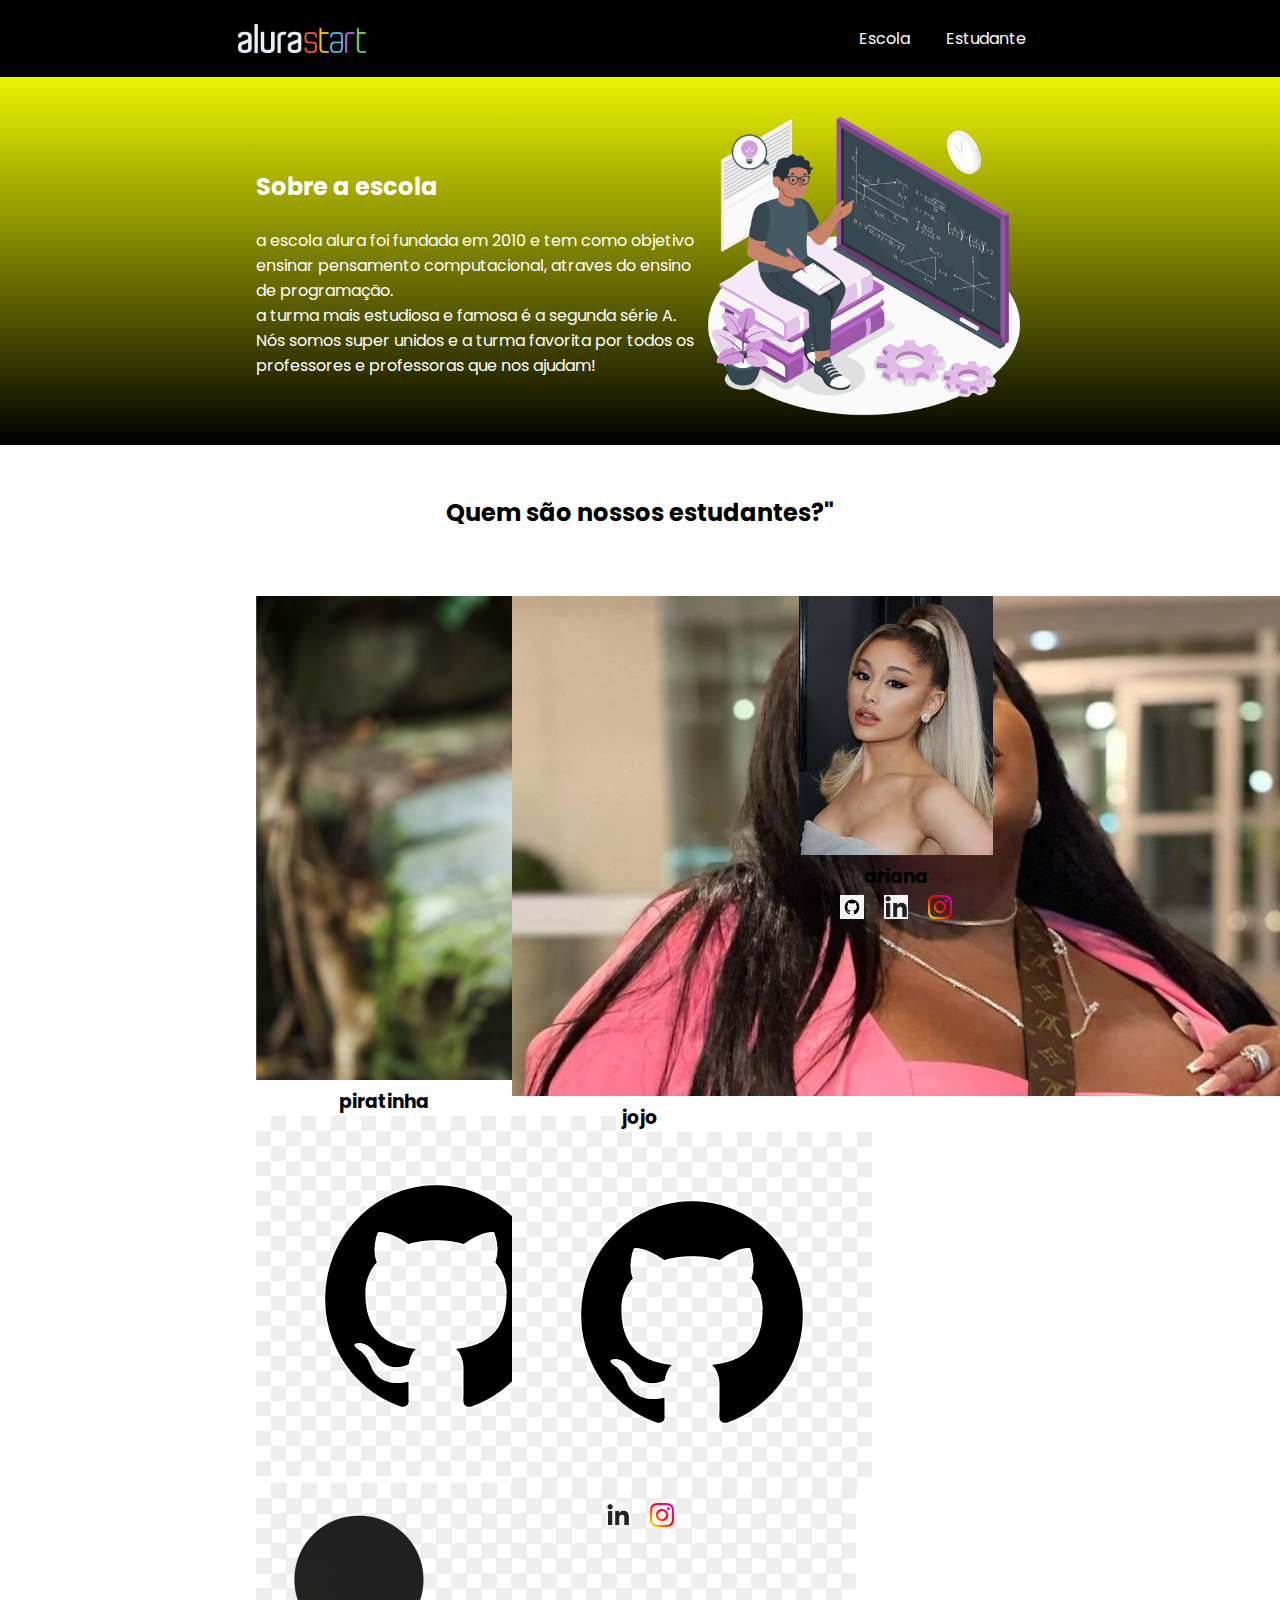
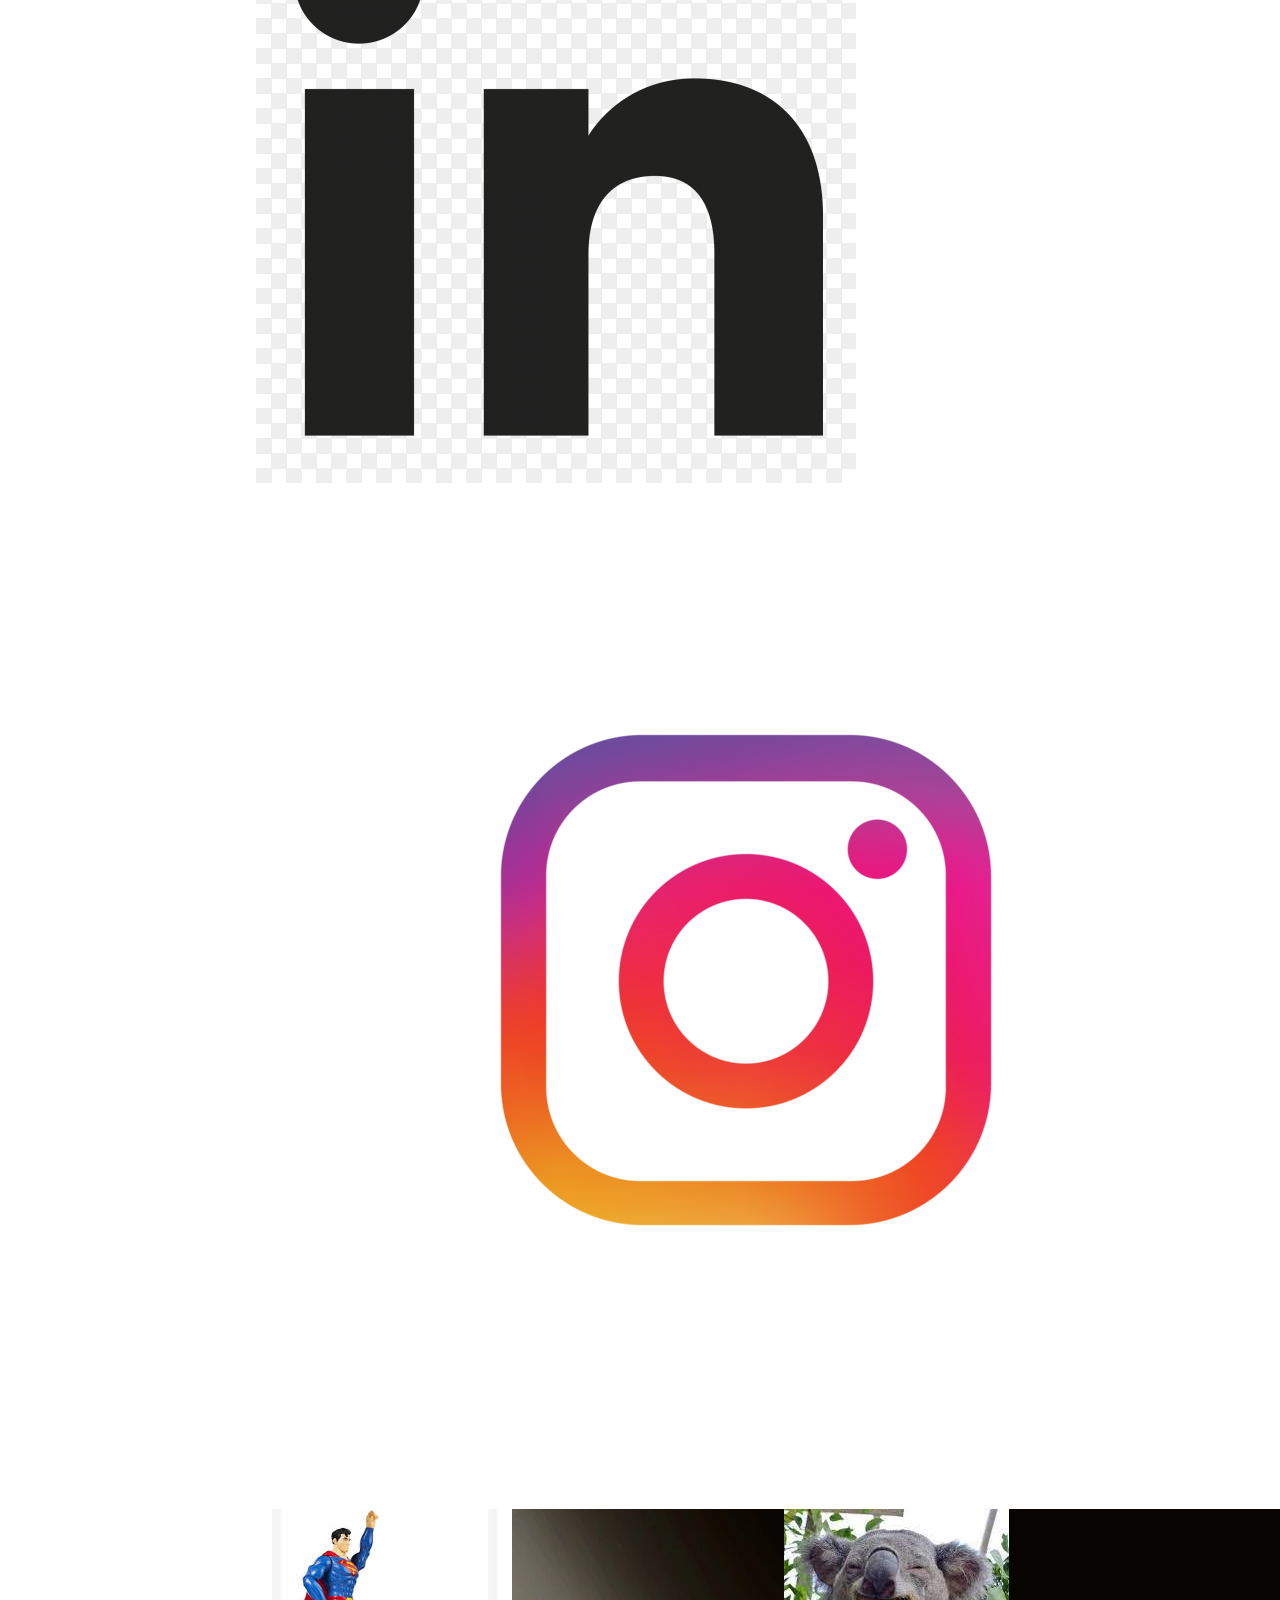
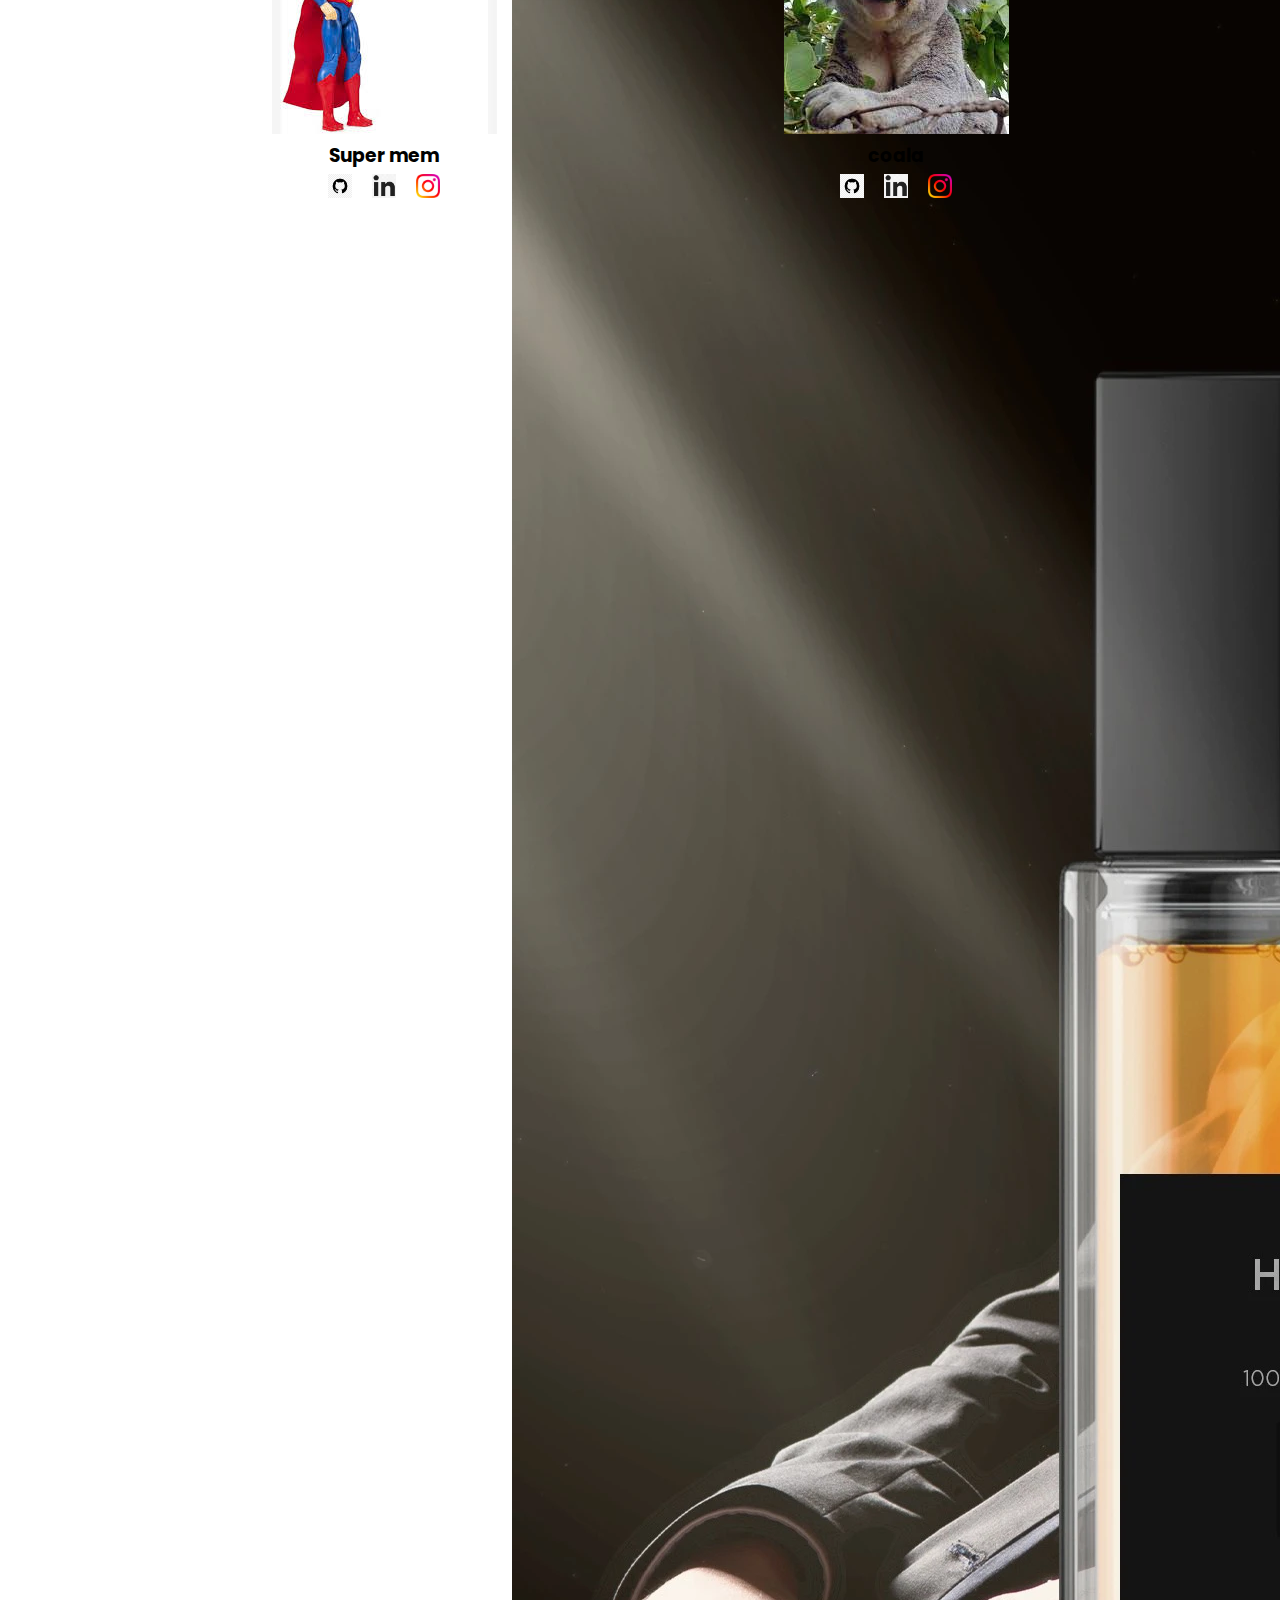
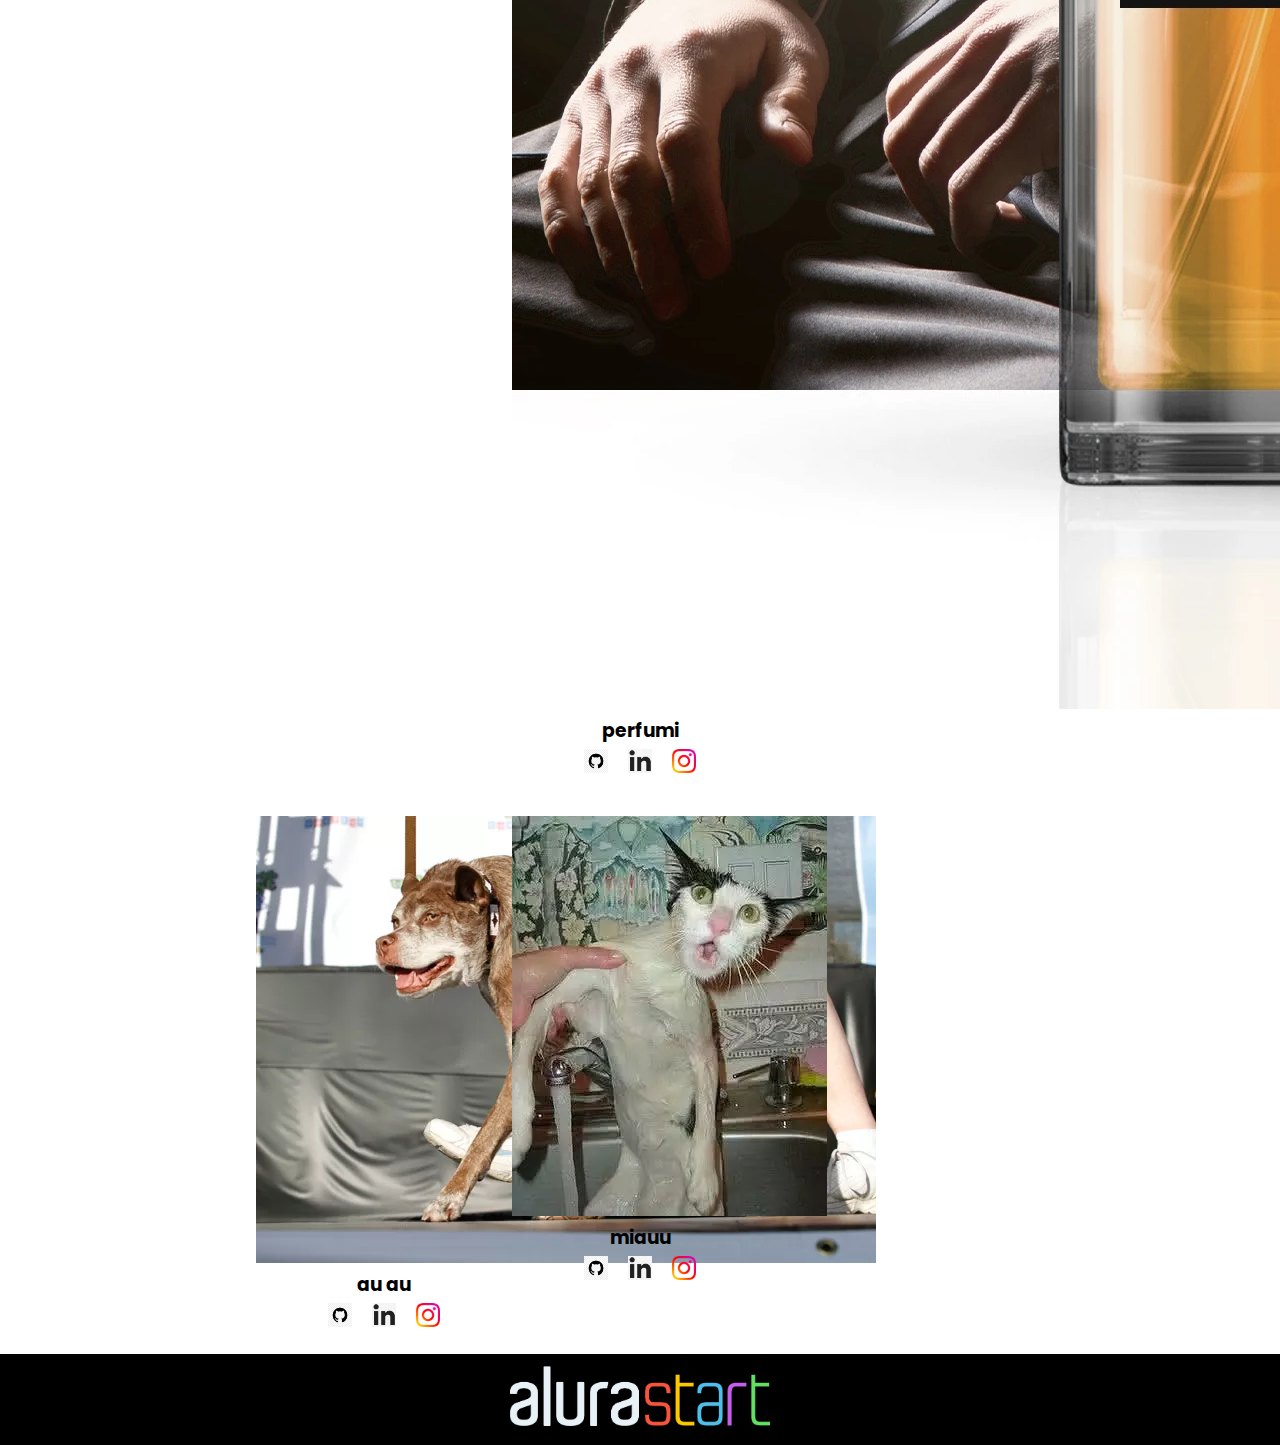
<file: kelly/site-criativo-alura/index.html>
<!DOCTYPE html>
<html lang =  "en">
<head>
      <meta charset="utf-8">
      <meta hattp-equiv="x-ua-compatible" content="Ie=edge">
      <meta name="viewport" content="width=device-width, initial-scale=1.0">
      <title>document</title>
      <link rel="stylesheet" href="style.css">
      <link rel="preconnect" href="https://fonts.googleapis.com">
<link rel="preconnect" href="https://fonts.gstatic.com" crossorigin>
<link href="https://fonts.googleapis.com/css2?family=Poppins&display=swap" rel="stylesheet">
</head>
<body>
    <header class="cabecalho">
      <img class="cabecalho-imagem" src="alurastart logo.png" alt="logo da alura start">
       <ul class="cabecalho-lista">
          <li class="cabecalho-lista-item"> Escola </li>
          <li class="cabecalho-lista-item"> Estudante </li>
       </ul>
    </header>
    <section class="escola">
      <div class="escola-div-conteudo">
      <h2 class="escola-titulo">Sobre a escola</h2>
      <p class="escola-texto-um">a escola alura foi fundada em 2010 e tem como objetivo ensinar pensamento computacional, atraves do ensino de programação. </p>
      <p class="escola-texto-dois"> a turma mais estudiosa e famosa é a segunda série A. Nós somos super unidos e a turma favorita por todos os professores e professoras que nos ajudam!</p>
    </div>
    <img class="escola-imagem" src="Formula-amico.png" alt="professora no quadro">
     </section>
     <section class="estudante">
       <h2 class="estudante-titulo"> Quem são nossos estudantes?"</h2>
       <div class="estudante-todos">
        <span></span>
       <div class="estudante-div">
         <img class="estudante-imagem" src="piratinha.png" alt="foto do marcelo">
         <h3 class="estudante-nome" >piratinha</h3>
         <a href="https://github.com/marcelopalutto"><img class="Estudante-icone" src="github.png" alt="icone github"></a>
         <a href="https://linkedin.com/marcelopalutto"><img class="Estudante-icone" src="linkedin.png" alt="icone linkedin"></a>
         <a href="https://instagram.com/marcelopalutto"><img class="Estudante-icone" src="instagram.webp" alt="icone instagram"></a>
    </div>
    <div class="estudante-div">
      <img class="estudante-imagem" src="jojo.jpg" alt="foto da gabi">
      <h3 class="estudante-nome" >jojo</h3>
      <a href="https://github.com/GabrielaM-L"><img class="Estudante-icone" src="github.png" alt="icone github"></a>
      <a href="https://www.linkedin.com/in/gabriela-marcomini-de-lima/"><img class="estudante-icone" src="linkedin.png" alt="icone linkedin"></a>
      <a href="https://www.instagram.com/gabriela_marcomini/"><img class="estudante-icone" src="instagram.png" alt="icone instagram"></a>
  </div>
  <div class="estudante-div">
    <img class="estudante-imagem" src="ariana.jpeg" alt="foto da lizandra">
    <h3 class="estudante-nome">ariana</h3>
    <a href="https://github.com/LizandraDuarte40"><img class="estudante-icone" src="github.png" alt="icone github"></a>
    <a href="https://www.linkedin.com/in/lizandrarlm-duarte/"><img class="estudante-icone" src="linkedin.png" alt="icone linkedin"></a>
    <a href="https://www.instagram.com/lizandrarlm"><img class="estudante-icone" src="instagram.png" alt="icone instagram"></a>
</div>
<span></span>
<span></span>
<div class="estudante-div">
  <img class="estudante-imagem" src="homeme.jpeg" alt="foto da joice">
  <h3 class="estudante-nome">Super mem</h3>
  <a href="https://github.com/JoiceAlura"><img class="estudante-icone" src="github.png" alt="icone github"></a>
  <a href="https://www.linkedin.com/in/joicebarbaresco/"><img class="estudante-icone" src="linkedin.png" alt="icone linkedin"></a>
  <a href="https://www.instagram.com/joicebarbaresco/"><img class="estudante-icone" src="instagram.png" alt="icone instagram"></a>
</div>
<div class="estudante-div">
  <img class="estudante-imagem" src="perf.webp" alt="foto da maria">
  <h3 class="estudante-nome">perfumi</h3>
  <a href="https://github.com/MagePSR"><img class="estudante-icone" src="github.png" alt="icone github"></a>
  <a href="https://www.linkedin.com/in/mariageovanna"><img class="estudante-icone" src="linkedin.png" alt="icone linkedin"></a>
  <a href="https://www.instagram.com/magpsr/"><img class="estudante-icone" src="instagram.png" alt="icone instagram"></a>
</div>
<div class="estudante-div">
  <img class="estudante-imagem" src="coala.jpeg" alt="foto da olhe">
  <h3 class="estudante-nome">coala</h3>
  <img class="estudante-icone" src="github.png" alt="icone github">
  <a href="https://www.linkedin.com/in/olhe/"><img class="estudante-icone" src="linkedin.png" alt="icone linkedin"></a>
  <a href="https://github.com/olhe12"><img class="estudante-icone" src="instagram.png" alt="icone instagram"></a>
</div>
<span></span>
<span></span>
<div class="estudante-div">
  <img class="estudante-imagem" src="au au.webp" alt="foto da rafa">
  <h3 class="estudante-nome">au au</h3>
  <a href="https://github.com/rafaelamunhoz12"><img class="estudante-icone" src="github.png" alt="icone github"></a>
  <a href="http://linkedin.com/in/rafaela-felix-munhoz-oliveira-02160a10a"><img class="estudante-icone" src="linkedin.png" alt="icone linkedin"></a>
  <a href="https://www.instagram.com/rafafmo/"><img class="estudante-icone" src="instagram.png" alt="icone instagram"></a>
</div>
<div class="estudante-div">
  <img class="estudante-imagem" src="miauu.webp" alt="foto da thais">
  <h3 class="estudante-nome">miauu</h3>
  <a href="https://github.com/Thaispianucci"><img class="estudante-icone" src="github.png" alt="icone github"></a>
  <a href="https://www.linkedin.com/in/thais-pianucci-benedicto-54a9a416/"><img class="estudante-icone" src="linkedin.png" alt="icone linkedin"></a>
  <a href="https://www.instagram.com/thaispianucci/"><img class="estudante-icone" src="instagram.png" alt="icone instagram"></a>
</div>

</div>
</section>
<footer class="rodape">
<img class="rodape-imagem"src="alurastart logo.png" alt="logo da alura start">
</footer>
</body>
</html>
</file>
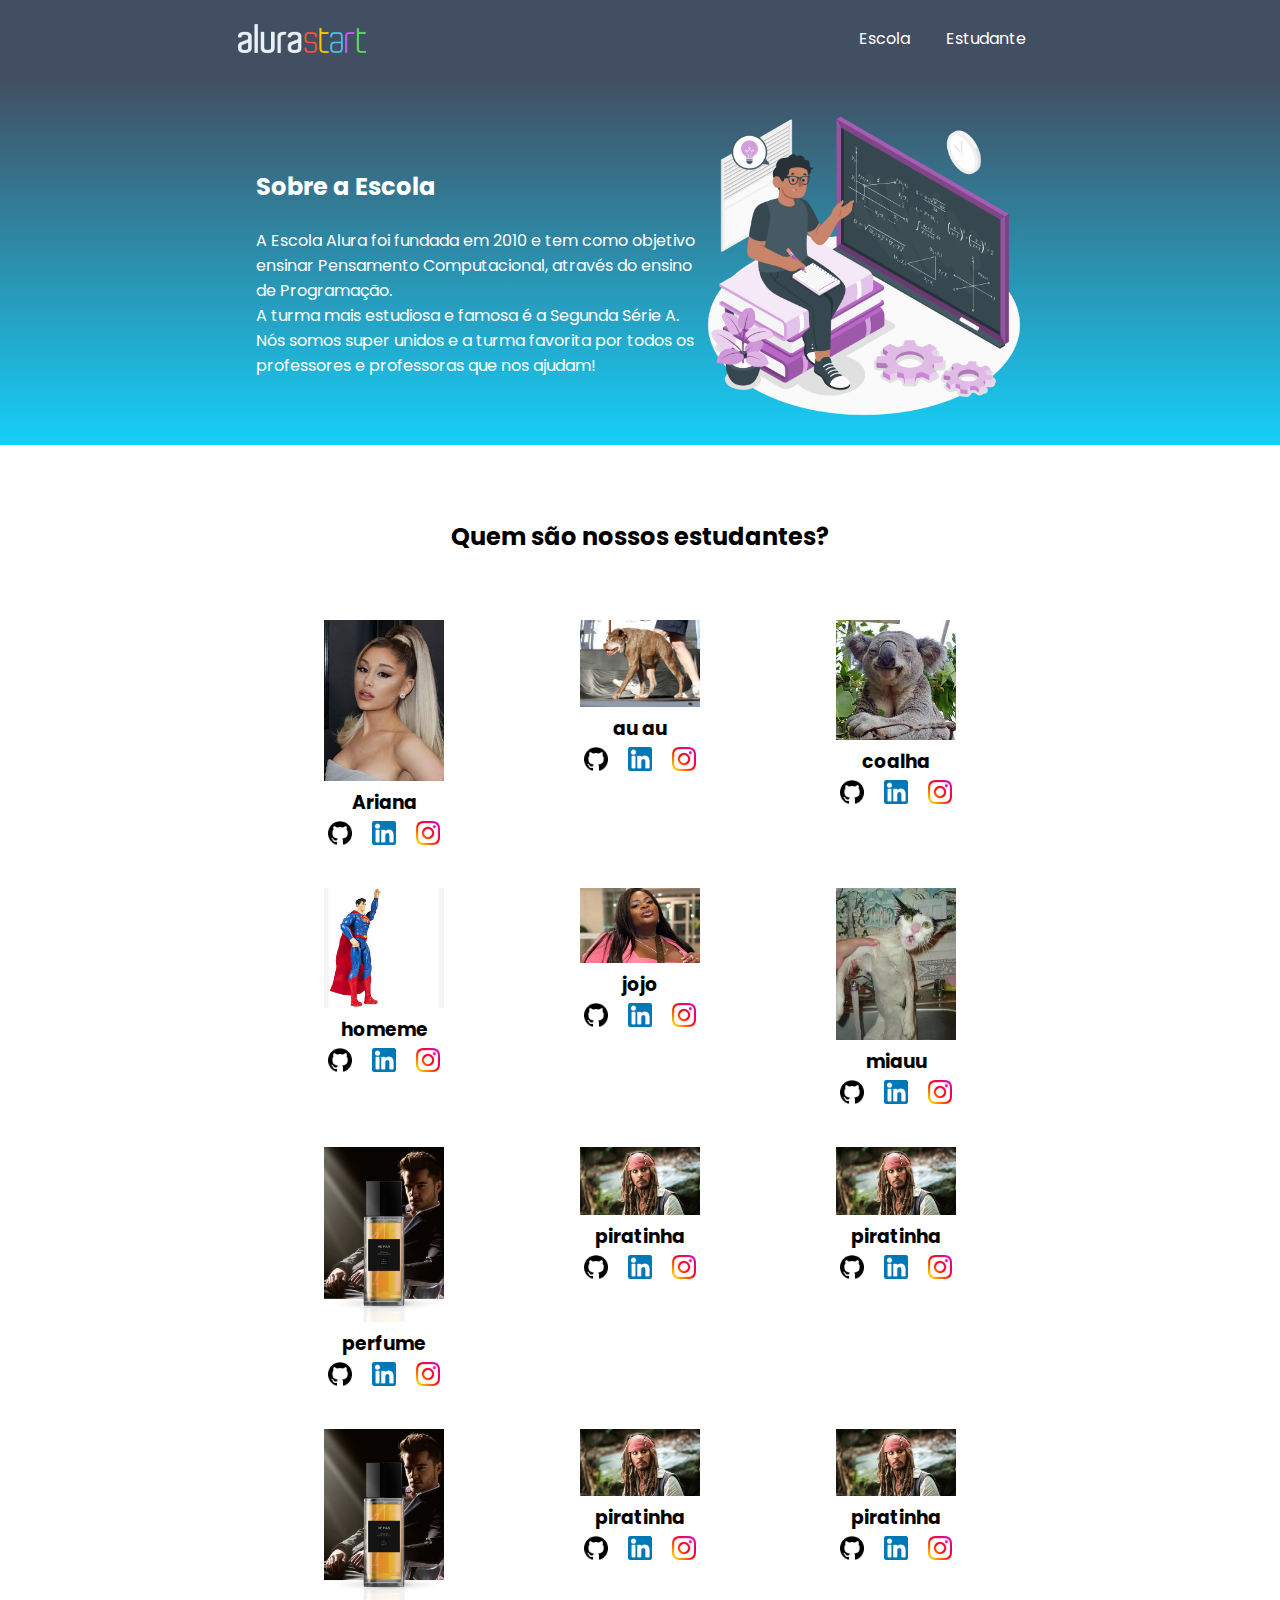
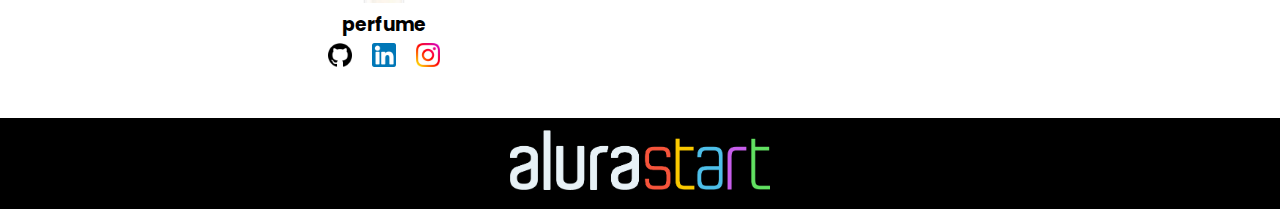
<file: site-criativo-alura-kelly-main/site-criativo-alura/index.html>
<!DOCTYPE html>
<html lang="en">
<head>
    <meta charset="UTF-8">
    <meta http-equiv="X-UA-Compatible" content="IE=edge">
    <meta name="viewport" content="width=device-width, initial-scale=1.0">
    <title>Equipe Alura Start</title>
    <link rel="stylesheet" href="style.css">
    <link rel="preconnect" href="https://fonts.googleapis.com">
    <link rel="preconnect" href="https://fonts.gstatic.com" crossorigin>
    <link href="https://fonts.googleapis.com/css2?family=Poppins&display=swap" rel="stylesheet">
</head>
<body>
    <header class="cabecalho">
        <img class="cabecalho-imagem" src="alurastart logo.png" alt="logo da alura start">
        <ul class="cabecalho-lista">
            <li class="cabecalho-lista-item">Escola</li>
            <li class="cabecalho-lista-item">Estudante</li>
        </ul>
    </header>
    <section class="escola">
        <div class="escola-div-conteudo">
            <h2 class="escola-titulo">Sobre a Escola</h2>
            <p class="escola-texto-um">A Escola Alura foi fundada em 2010 e tem como objetivo ensinar Pensamento Computacional, através do ensino de  Programação.</p>
            <p class="escola-texto-dois">A turma mais estudiosa e famosa é a Segunda Série A. Nós somos super unidos e a turma favorita por todos os professores e professoras que nos ajudam!</p>
        </div>
        <img class="escola-imagem" src="Formula-amico.png" alt="imagem que representa uma professora em sala de aula">
    </section>
    <section class="estudante">
        <h2 class="estudante-titulo">Quem são nossos estudantes?</h2>
        <div class="estudante-todos">
        <span></span>
        <div class="estudante-div">
            <img class="estudante-imagem" src="ariana.jpeg"foto do marcelo">
            <h3 class="estudante-nome">Ariana</h3>
            <a href="https://github.com/marcelopaludetto"><img class="estudante-icone" src="github.png" alt="icone github"></a>
            <a href="https://linkedin.com/marcelopaludetto"><img class="estudante-icone" src="linkedin.png" alt="icone linkedin"></a>
            <a href="https://instagram.com/marcelopaludetto"><img class="estudante-icone" src="instagram.png" alt="icone instagram"></a>
        </div>
        <div class="estudante-div">
            <img class="estudante-imagem" src="au au.webp" alt="foto da gabi">
            <h3 class="estudante-nome">au au</h3>
            <a href="https://github.com/GabrielaM-L"><img class="estudante-icone" src="github.png" alt="icone github"></a>
            <a href="https://www.linkedin.com/in/gabriela-marcomini-de-lima/"><img class="estudante-icone" src="linkedin.png" alt="icone linkedin"></a>
            <a href="https://www.instagram.com/gabriela_marcomini/"><img class="estudante-icone" src="instagram.png" alt="icone instagram"></a>
        </div>
        <div class="estudante-div">
            <img class="estudante-imagem" src="coala.jpeg" alt="foto da lizandra">
            <h3 class="estudante-nome">coalha</h3>
            <a href="https://github.com/LizandraDuarte40"><img class="estudante-icone" src="github.png" alt="icone github"></a>
            <a href="https://www.linkedin.com/in/lizandrarlm-duarte/"><img class="estudante-icone" src="linkedin.png" alt="icone linkedin"></a>
            <a href="https://www.instagram.com/lizandrarlm"><img class="estudante-icone" src="instagram.png" alt="icone instagram"></a>
        </div>
        <span></span>
        <span></span>
        <div class="estudante-div">
            <img class="estudante-imagem" src="homeme.jpeg" alt="foto da joice">
            <h3 class="estudante-nome">homeme</h3>
            <a href="https://github.com/JoiceAlura"><img class="estudante-icone" src="github.png" alt="icone github"></a>
            <a href="https://www.linkedin.com/in/joicebarbaresco/"><img class="estudante-icone" src="linkedin.png" alt="icone linkedin"></a>
            <a href="https://www.instagram.com/joicebarbaresco/"><img class="estudante-icone" src="instagram.png" alt="icone instagram"></a>
        </div>
        <div class="estudante-div">
            <img class="estudante-imagem" src="jojo.jpg" alt="foto da maria">
            <h3 class="estudante-nome">jojo</h3>
            <a href="https://github.com/MagePSR"><img class="estudante-icone" src="github.png" alt="icone github"></a>
            <a href="https://www.linkedin.com/in/mariageovanna"><img class="estudante-icone" src="linkedin.png" alt="icone linkedin"></a>
            <a href="https://www.instagram.com/magpsr/"><img class="estudante-icone" src="instagram.png" alt="icone instagram"></a>
        </div>
        <div class="estudante-div">
            <img class="estudante-imagem" src="miauu.webp" alt="foto da olhe">
            <h3 class="estudante-nome">miauu</h3>
            <img class="estudante-icone" src="github.png" alt="icone github">
            <a href="https://www.linkedin.com/in/olhe/"><img class="estudante-icone" src="linkedin.png" alt="icone linkedin"></a>
            <a href="https://github.com/olhe12"><img class="estudante-icone" src="instagram.png" alt="icone instagram"></a>
        </div>
        <span></span>
        <span></span>
        <div class="estudante-div">
            <img class="estudante-imagem" src="perf.webp" alt="foto da rafa">
            <h3 class="estudante-nome">perfume</h3>
            <a href="https://github.com/rafaelamunhoz12"><img class="estudante-icone" src="github.png" alt="icone github"></a>
            <a href="http://linkedin.com/in/rafaela-felix-munhoz-oliveira-02160a10a"><img class="estudante-icone" src="linkedin.png" alt="icone linkedin"></a>
            <a href="https://www.instagram.com/rafafmo/"><img class="estudante-icone" src="instagram.png" alt="icone instagram"></a>
        </div>
        <div class="estudante-div">
            <img class="estudante-imagem" src="piratinha.png" alt="foto da thais">
            <h3 class="estudante-nome">piratinha</h3>
            <a href="https://github.com/Thaispianucci"><img class="estudante-icone" src="github.png" alt="icone github"></a>
            <a href="https://www.linkedin.com/in/thais-pianucci-benedicto-54a9a416/"><img class="estudante-icone" src="linkedin.png" alt="icone linkedin"></a>
            <a href="https://www.instagram.com/thaispianucci/"><img class="estudante-icone" src="instagram.png" alt="icone instagram"></a>
        </div>
        <div class="estudante-div">
          <img class="estudante-imagem" src="piratinha.png" alt="foto da thais">
          <h3 class="estudante-nome">piratinha</h3>
          <a href="https://github.com/Thaispianucci"><img class="estudante-icone" src="github.png" alt="icone github"></a>
          <a href="https://www.linkedin.com/in/thais-pianucci-benedicto-54a9a416/"><img class="estudante-icone" src="linkedin.png" alt="icone linkedin"></a>
          <a href="https://www.instagram.com/thaispianucci/"><img class="estudante-icone" src="instagram.png" alt="icone instagram"></a>
      </div>
      <span></span>
      <span></span>
      <div class="estudante-div">
        <img class="estudante-imagem" src="perf.webp" alt="foto da rafa">
        <h3 class="estudante-nome">perfume</h3>
        <a href="https://github.com/rafaelamunhoz12"><img class="estudante-icone" src="github.png" alt="icone github"></a>
        <a href="http://linkedin.com/in/rafaela-felix-munhoz-oliveira-02160a10a"><img class="estudante-icone" src="linkedin.png" alt="icone linkedin"></a>
        <a href="https://www.instagram.com/rafafmo/"><img class="estudante-icone" src="instagram.png" alt="icone instagram"></a>
    </div>
    <div class="estudante-div">
        <img class="estudante-imagem" src="piratinha.png" alt="foto da thais">
        <h3 class="estudante-nome">piratinha</h3>
        <a href="https://github.com/Thaispianucci"><img class="estudante-icone" src="github.png" alt="icone github"></a>
        <a href="https://www.linkedin.com/in/thais-pianucci-benedicto-54a9a416/"><img class="estudante-icone" src="linkedin.png" alt="icone linkedin"></a>
        <a href="https://www.instagram.com/thaispianucci/"><img class="estudante-icone" src="instagram.png" alt="icone instagram"></a>
    </div>
    <div class="estudante-div">
      <img class="estudante-imagem" src="piratinha.png" alt="foto da thais">
      <h3 class="estudante-nome">piratinha</h3>
      <a href="https://github.com/Thaispianucci"><img class="estudante-icone" src="github.png" alt="icone github"></a>
      <a href="https://www.linkedin.com/in/thais-pianucci-benedicto-54a9a416/"><img class="estudante-icone" src="linkedin.png" alt="icone linkedin"></a>
      <a href="https://www.instagram.com/thaispianucci/"><img class="estudante-icone" src="instagram.png" alt="icone instagram"></a>
  </div>

    </div>
    </section>
    <footer class="rodape">
        <img class="rodape-imagem"src="alurastart logo.png" alt="logo da alura start">
    </footer>
</body>
</html>
</file>
<file: kelly/site-criativo-alura/style.css>
*{
    margin: 0;
    padding: 0;
}

body{
   font-family: 'poppins', sans-serif;
}

 .cabecalho {
    background-color: #000000;
    color:white;
    display:flex;
    justify-content:space-around;
    align-items: center;
    padding:24px 0;
 }
 .cabecalho-imagem {
 width: 10%;
 
}
 .cabecalho-lista-item {
    display:inline-block;
    margin: 0 16px;
    font-size: 16px;
 }
   
 .escola-imagem{
    width: 25%;
 }
 .escola{
    background-image: linear-gradient(#EBF400,#000000);
    color: white;
    display: flex;
    justify-content: center;
    align-items: center;
    padding: 24px 0;
 }
 .escola-div-conteudo{
    width: 35%;
 }
 .escola-titulo {
    padding: 24px 0;
 }
 .estudante-icone {
   width: 24px;
   padding: 4px 8px;
 }
 .estudante-div {
   text-align: center;
   padding: 16px 0;
 }
 .estudante-titulo {
   text-align: center;
   padding: 50px 0;
 }
 .estudante-todos {
   display: grid;
   grid-template-columns: 20% 20% 20% 20% 20%;
 }
 .rodape {
   background-color: black;
   text-align: center;
 }
 .rodape-imagem{
   height: 60px;
   padding: 12px 0;
 }
</file>
<file: site-criativo-alura-kelly-main/site-criativo-alura/style.css>
*{
   margin: 0;
   padding: 0;
}
body {
   font-family: 'Poppins', sans-serif;
}
.cabecalho {
   background-color: #424E61;
   color: white;
   display: flex;
   justify-content: space-around;
   align-items: center;
   padding: 24px 0;
}

.cabecalho-imagem{
   width: 10%;
}

.cabecalho-lista-item{
   display: inline-block;
   margin: 0 16px;
   font-size: 16px;
}

.escola-imagem{
   width: 25%;
}

.escola{
   background-image: linear-gradient(#424E61,#16CFF8);
   color:white;
   display: flex;
   justify-content: center;
   align-items: center;
   padding: 24px 0;
}

.escola-div-conteudo{
   width: 35%;
}


.escola-titulo{
   padding: 24px 0;
}

.estudante{
   padding: 24px 0;
}
.estudante-imagem{
   width: 120px;
}

.estudante-icone{
   width: 24px;
   padding: 4px 8px;
}

.estudante-div{
   text-align: center;
   padding: 16px 0;
}

.estudante-titulo{
   text-align: center;
   padding: 50px 0;
}

.estudante-todos{
   display: grid;
   grid-template-columns: 20% 20% 20% 20% 20%;
}

.rodape{
   background-color: black;
   text-align: center;
}

.rodape-imagem{
   height: 60px;
   padding: 12px 0;
  
}
</file>
